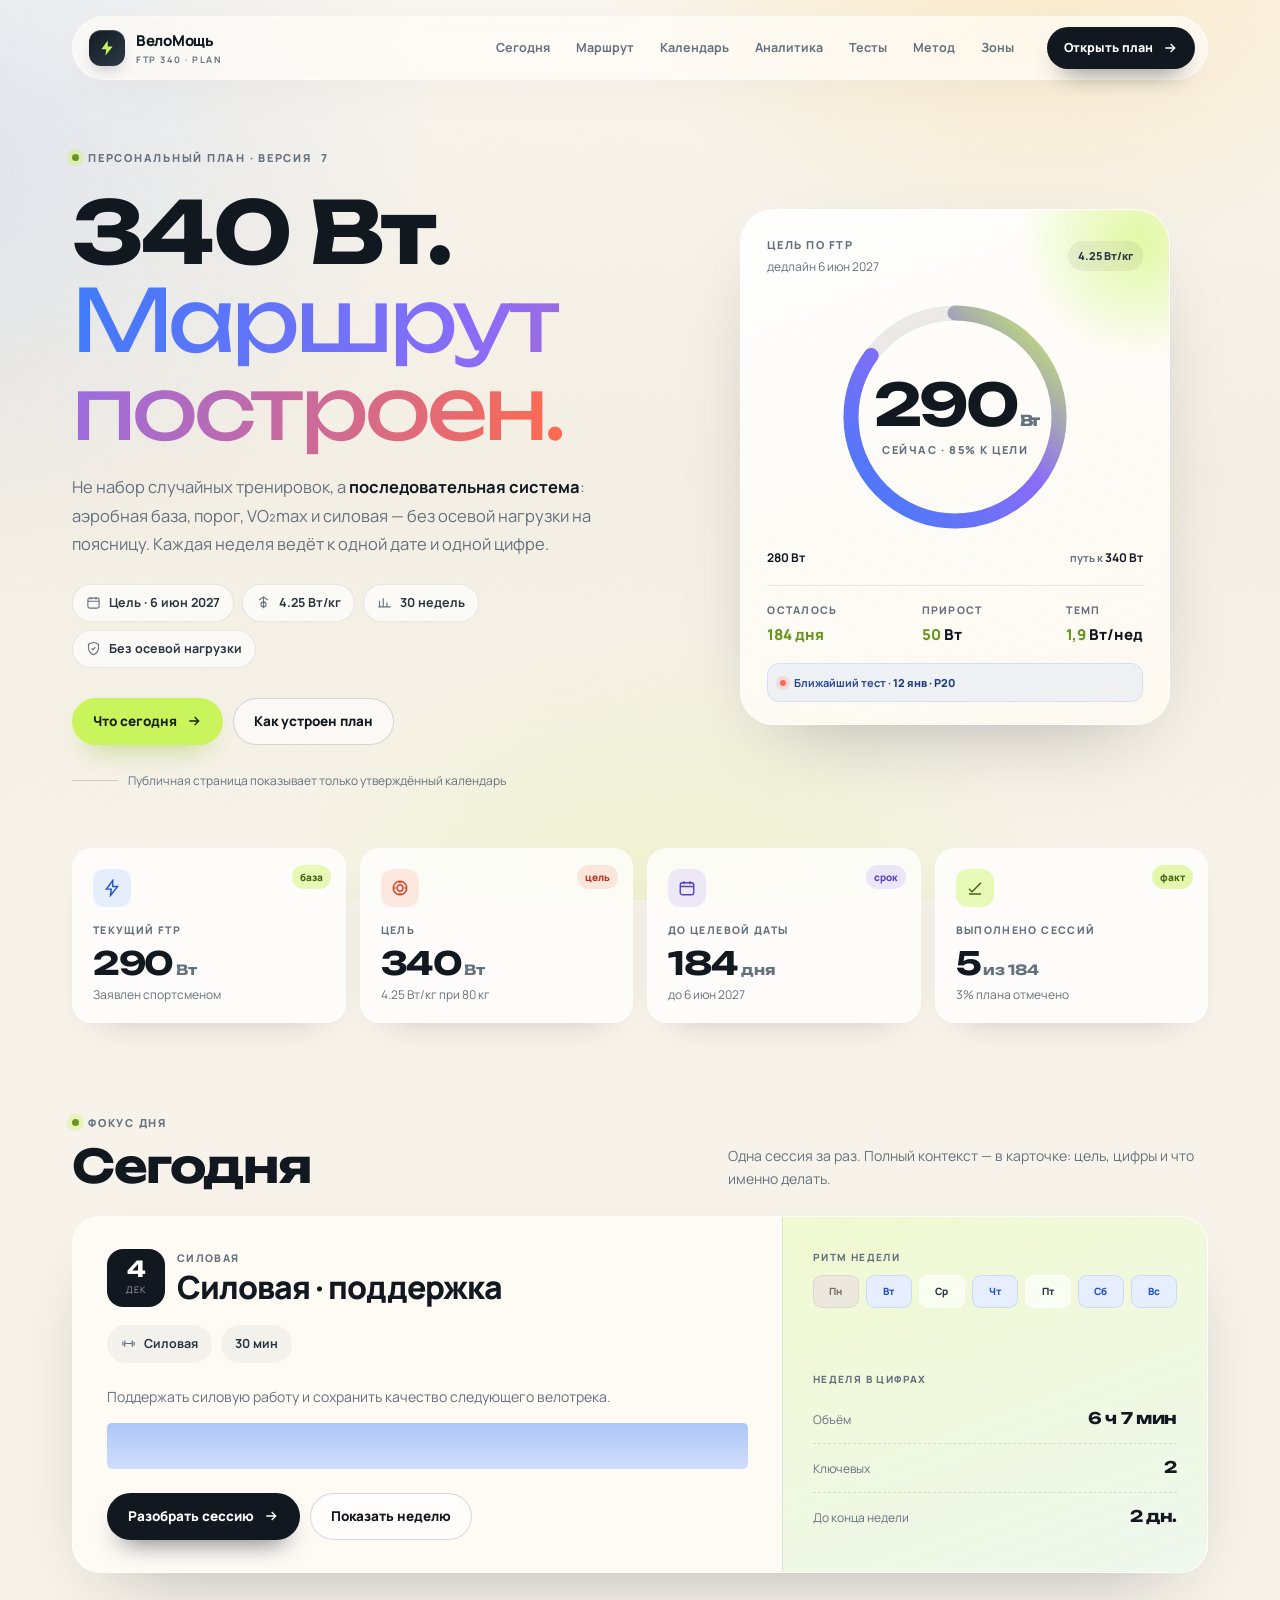
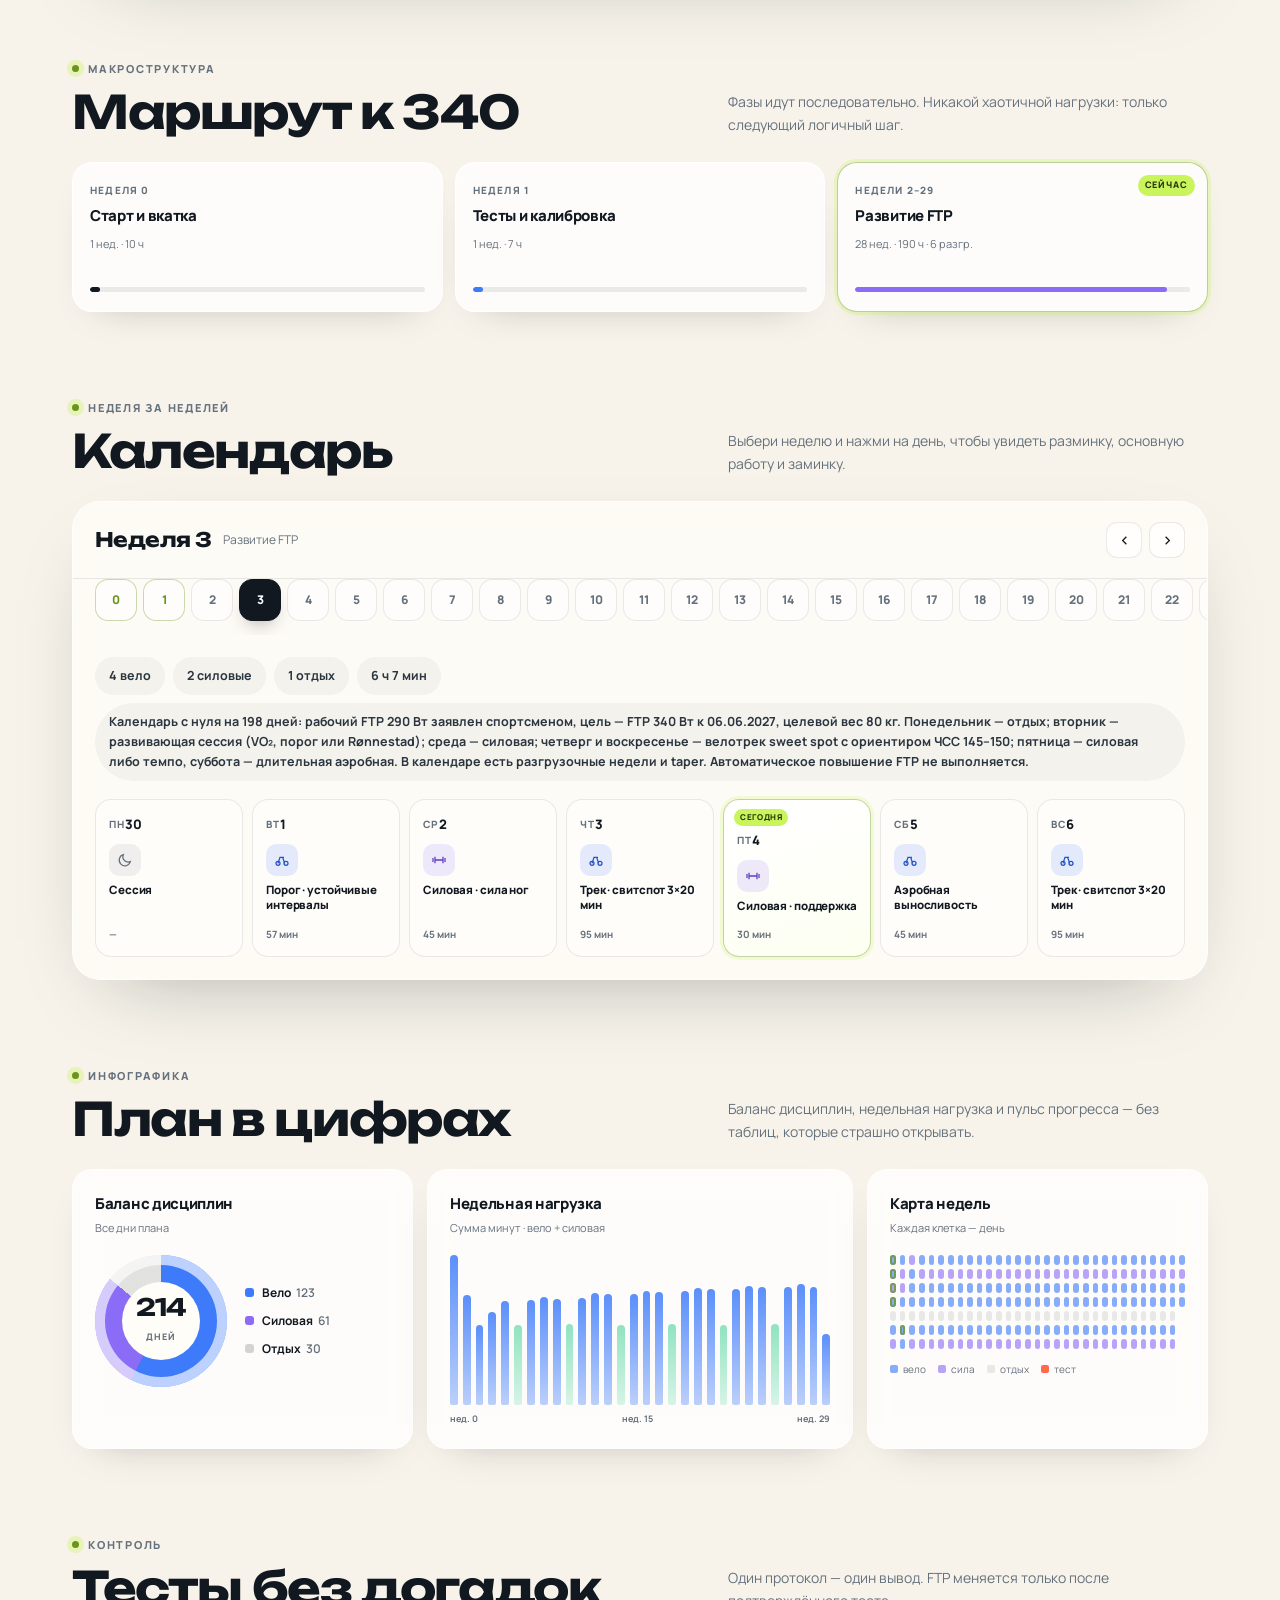
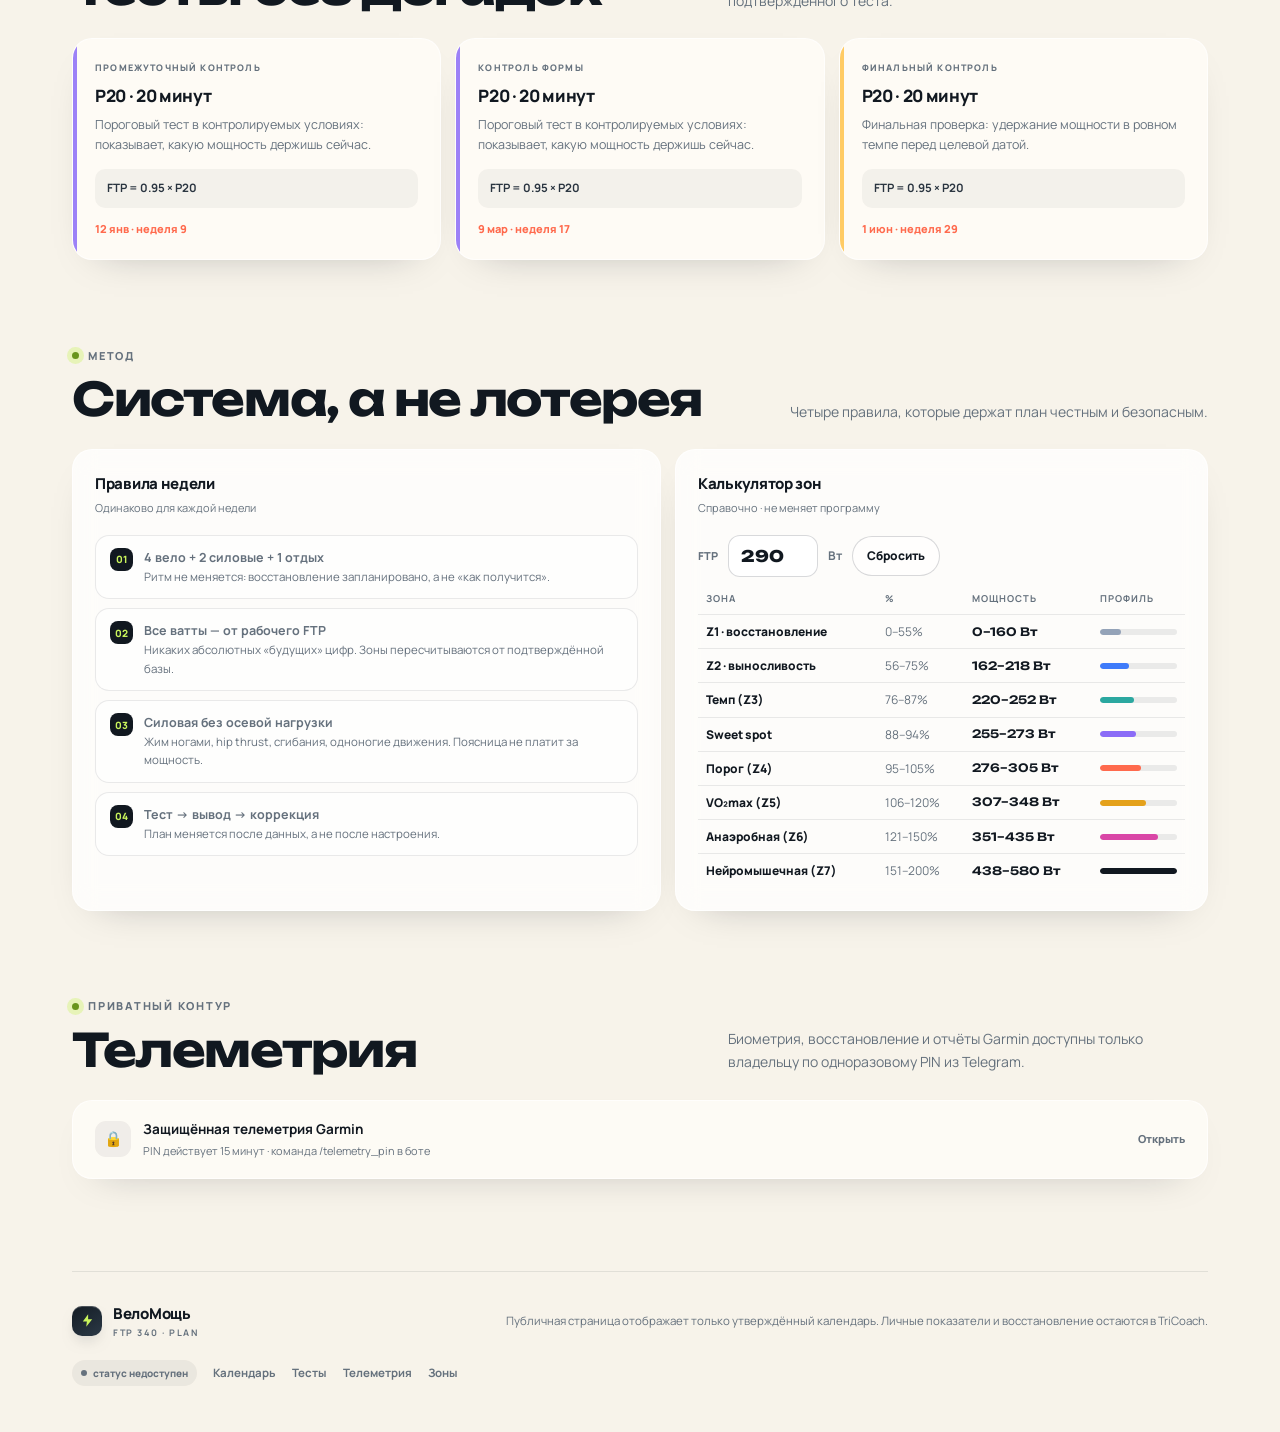
<file: index.html>
<!DOCTYPE html>
<html lang="ru">
<head>
<meta charset="utf-8">
<meta name="viewport" content="width=device-width, initial-scale=1">
<title>ВелоМощь · прототип редизайна</title>
<link rel="preconnect" href="https://fonts.googleapis.com">
<link rel="preconnect" href="https://fonts.gstatic.com" crossorigin>
<link href="https://fonts.googleapis.com/css2?family=Manrope:wght@400;500;600;700;800&family=Unbounded:wght@400;500;600;700;800&display=swap" rel="stylesheet">
<link rel="stylesheet" href="board.css?v=20261121-solar-v1">
</head>
<body>
<div class="shell topbar">
  <div class="topbar-inner">
    <a class="brand" href="#top">
      <span class="brand-mark">
        <svg viewBox="0 0 24 24" fill="none" width="18" height="18"><path d="M13 2 4.5 13.5H11l-1 8.5L19.5 10H13l0-8Z" fill="currentColor"/></svg>
      </span>
      <span>ВелоМощь<small>FTP 340 · PLAN</small></span>
    </a>
    <nav class="nav">
      <a href="#today">Сегодня</a>
      <a href="#roadmap">Маршрут</a>
      <a href="#plan">Календарь</a>
      <a href="#analytics">Аналитика</a>
      <a href="#tests">Тесты</a>
      <a href="#method">Метод</a>
      <a href="#calculator">Зоны</a>
    </nav>
    <a class="btn btn-dark" href="#plan">Открыть план
      <svg viewBox="0 0 24 24" fill="none" stroke="currentColor" stroke-width="2"><path d="M5 12h14M13 6l6 6-6 6"/></svg>
    </a>
  </div>
</div>

<main class="shell" id="top">
  <section class="hero">
    <div class="hero-copy">
      <div class="eyebrow"><span class="dot"></span> Персональный план · версия <span id="version">—</span></div>
      <h1>340 Вт.<br><span class="grad thin">Маршрут построен.</span></h1>
      <p class="hero-lead">
        Не набор случайных тренировок, а <b>последовательная система</b>: аэробная база,
        порог, VO₂max и силовая — без осевой нагрузки на поясницу. Каждая неделя ведёт
        к одной дате и одной цифре.
      </p>
      <div class="chips">
        <span class="chip"><svg viewBox="0 0 24 24" fill="none" stroke="currentColor" stroke-width="1.8"><rect x="3" y="5" width="18" height="16" rx="3"/><path d="M8 3v4M16 3v4M3 10h18"/></svg><span id="target-date">—</span></span>
        <span class="chip"><svg viewBox="0 0 24 24" fill="none" stroke="currentColor" stroke-width="1.8"><path d="M12 3v18M5 8l7-5 7 5"/><circle cx="12" cy="15" r="4"/></svg><span id="target-wkg">—</span></span>
        <span class="chip"><svg viewBox="0 0 24 24" fill="none" stroke="currentColor" stroke-width="1.8"><path d="M4 19V9M10 19V5M16 19v-7M22 19H2"/></svg><span id="weeks-count">—</span></span>
        <span class="chip"><svg viewBox="0 0 24 24" fill="none" stroke="currentColor" stroke-width="1.8"><path d="M12 22s8-4 8-11V5l-8-3-8 3v6c0 7 8 11 8 11Z"/><path d="m9 12 2 2 4-4"/></svg>Без осевой нагрузки</span>
      </div>
      <div class="hero-actions">
        <a class="btn btn-lime" href="#today">Что сегодня
          <svg viewBox="0 0 24 24" fill="none" stroke="currentColor" stroke-width="2"><path d="M5 12h14M13 6l6 6-6 6"/></svg>
        </a>
        <a class="btn btn-ghost" href="#roadmap">Как устроен план</a>
      </div>
      <div class="hero-note"><span class="line"></span> Публичная страница показывает только утверждённый календарь</div>
    </div>

    <div class="hero-visual">
      <div class="goal-card">
        <div class="goal-head">
          <div>
            <div class="goal-label">Цель по FTP</div>
            <div style="font-size:12px;color:var(--muted);margin-top:3px" id="goal-date-short">—</div>
          </div>
          <span class="badge">4.25 Вт/кг</span>
        </div>
        <div class="ring-wrap">
          <svg viewBox="0 0 250 250" aria-hidden="true">
            <defs>
              <linearGradient id="ringGrad" x1="0" y1="0" x2="1" y2="1">
                <stop offset="0" stop-color="#3E7BFA"/>
                <stop offset=".55" stop-color="#8B6CF7"/>
                <stop offset="1" stop-color="#C9F45C"/>
              </linearGradient>
            </defs>
            <circle class="ring-track" cx="125" cy="125" r="104" fill="none" stroke-width="15"/>
            <circle class="ring-fill" id="ring" cx="125" cy="125" r="104" fill="none" stroke-width="15" stroke-dasharray="653.45" stroke-dashoffset="653.45"/>
          </svg>
          <div class="ring-center">
            <div class="big"><span id="ftp-now">—</span><span class="unit">Вт</span></div>
            <div class="cap">сейчас · <span id="progress-pct">0%</span> к цели</div>
          </div>
        </div>
        <div class="goal-scale"><b id="ftp-start">—</b><span>путь к <b id="ftp-target">—</b></span></div>
        <div class="goal-foot">
          <div><div class="k">Осталось</div><div class="v"><span id="days-left">—</span> <span id="days-left-word">дней</span></div></div>
          <div><div class="k">Прирост</div><div class="v"><span id="gain">—</span> Вт</div></div>
          <div><div class="k">Темп</div><div class="v"><span id="per-week">—</span> Вт/нед</div></div>
        </div>
        <div class="goal-next">
          <span class="goal-next-dot"></span>
          <span>Ближайший тест · <b id="next-test">—</b></span>
        </div>
      </div>
    </div>
  </section>

  <section class="kpis reveal">
    <article class="kpi">
      <div class="ico" style="background:rgba(62,123,250,.12);color:#2453C7">
        <svg viewBox="0 0 24 24" fill="none" stroke="currentColor" stroke-width="1.9"><path d="M13 2 4.5 13.5H11l-1 8.5L19.5 10H13l0-8Z"/></svg>
      </div>
      <div class="label">Текущий FTP</div>
      <div class="value"><span id="kpi-ftp">—</span><small>Вт</small></div>
      <div class="sub" id="kpi-ftp-sub">—</div>
      <span class="pill">база</span>
    </article>
    <article class="kpi">
      <div class="ico" style="background:rgba(255,106,77,.14);color:#D84127">
        <svg viewBox="0 0 24 24" fill="none" stroke="currentColor" stroke-width="1.9"><circle cx="12" cy="12" r="9"/><circle cx="12" cy="12" r="4"/><path d="M12 3v3M12 18v3M3 12h3M18 12h3"/></svg>
      </div>
      <div class="label">Цель</div>
      <div class="value"><span id="kpi-target">—</span><small>Вт</small></div>
      <div class="sub" id="kpi-target-sub">—</div>
      <span class="pill" style="background:rgba(255,106,77,.16);color:#B5361E">цель</span>
    </article>
    <article class="kpi">
      <div class="ico" style="background:rgba(139,108,247,.14);color:#5B3FC4">
        <svg viewBox="0 0 24 24" fill="none" stroke="currentColor" stroke-width="1.9"><rect x="3" y="5" width="18" height="16" rx="3"/><path d="M8 3v4M16 3v4M3 10h18"/></svg>
      </div>
      <div class="label">До целевой даты</div>
      <div class="value"><span id="kpi-days">—</span><small id="kpi-days-word">дней</small></div>
      <div class="sub" id="kpi-days-sub">—</div>
      <span class="pill" style="background:rgba(139,108,247,.16);color:#5B3FC4">срок</span>
    </article>
    <article class="kpi">
      <div class="ico" style="background:rgba(201,244,92,.42);color:#45620F">
        <svg viewBox="0 0 24 24" fill="none" stroke="currentColor" stroke-width="1.9"><path d="m4 13 4 4L20 5"/><path d="M4 20h16"/></svg>
      </div>
      <div class="label">Выполнено сессий</div>
      <div class="value"><span id="kpi-done">—</span><small>из <span id="kpi-total">—</span></small></div>
      <div class="sub" id="kpi-done-sub">—</div>
      <span class="pill" style="background:rgba(201,244,92,.5);color:#45620F">факт</span>
    </article>
  </section>

  <section class="section reveal" id="today">
    <div class="section-head">
      <div>
        <div class="eyebrow"><span class="dot"></span> Фокус дня</div>
        <h2>Сегодня</h2>
      </div>
      <p>Одна сессия за раз. Полный контекст — в карточке: цель, цифры и что именно делать.</p>
    </div>
    <div class="today-card">
      <div class="today-main" id="today-main">
        <div class="today-day">
          <div class="date-badge"><b id="today-dd">—</b><span id="today-mm">—</span></div>
          <div>
            <div class="kind" id="today-kind">—</div>
            <h3 id="today-title">Загружаю план…</h3>
          </div>
        </div>
        <div class="today-meta" id="today-meta"></div>
        <p class="lead" id="today-lead">—</p>
        <div class="mini-bars" id="today-bars"></div>
        <div class="today-actions">
          <button class="btn btn-dark" type="button" id="today-open">Разобрать сессию
            <svg viewBox="0 0 24 24" fill="none" stroke="currentColor" stroke-width="2"><path d="M5 12h14M13 6l6 6-6 6"/></svg>
          </button>
          <button class="btn btn-ghost" type="button" id="today-week">Показать неделю</button>
        </div>
      </div>
      <aside class="today-side">
        <div>
          <div class="label">Ритм недели</div>
          <div class="rhythm" id="today-rhythm"></div>
        </div>
        <div>
          <div class="label">Неделя в цифрах</div>
          <div style="margin-top:8px">
            <div class="today-stat"><span>Объём</span><b id="week-volume">—</b></div>
            <div class="today-stat"><span>Ключевых</span><b id="week-key">—</b></div>
            <div class="today-stat"><span>До конца недели</span><b id="week-left">—</b></div>
          </div>
        </div>
      </aside>
    </div>
  </section>

  <section class="section reveal" id="roadmap">
    <div class="section-head">
      <div>
        <div class="eyebrow"><span class="dot"></span> Макроструктура</div>
        <h2>Маршрут к 340</h2>
      </div>
      <p>Фазы идут последовательно. Никакой хаотичной нагрузки: только следующий логичный шаг.</p>
    </div>
    <div class="roadmap" id="roadmap-grid"></div>
    <div id="macro-summary" hidden></div>
  </section>

  <section class="section reveal" id="plan">
    <div class="section-head">
      <div>
        <div class="eyebrow"><span class="dot"></span> Неделя за неделей</div>
        <h2>Календарь</h2>
      </div>
      <p>Выбери неделю и нажми на день, чтобы увидеть разминку, основную работу и заминку.</p>
    </div>
    <div class="week-shell" id="approved-plan-calendar">
      <div class="week-top">
        <div class="week-title">
          <span class="num" id="week-num">—</span>
          <span class="txt" id="week-block">—</span>
        </div>
        <div class="week-controls">
          <button class="icon-btn" type="button" id="week-prev" aria-label="Предыдущая неделя">
            <svg viewBox="0 0 24 24" fill="none" stroke="currentColor" stroke-width="2"><path d="M15 6l-6 6 6 6"/></svg>
          </button>
          <button class="icon-btn" type="button" id="week-next" aria-label="Следующая неделя">
            <svg viewBox="0 0 24 24" fill="none" stroke="currentColor" stroke-width="2"><path d="M9 6l6 6-6 6"/></svg>
          </button>
        </div>
      </div>
      <div class="week-rail" id="week-rail"></div>
      <div class="week-body">
        <div class="week-summary" id="week-summary"></div>
        <div class="day-grid" id="day-grid"></div>
      </div>
    </div>
  </section>

  <section class="section reveal" id="analytics">
    <div class="section-head">
      <div>
        <div class="eyebrow"><span class="dot"></span> Инфографика</div>
        <h2>План в цифрах</h2>
      </div>
      <p>Баланс дисциплин, недельная нагрузка и пульс прогресса — без таблиц, которые страшно открывать.</p>
    </div>
    <div class="analytics">
      <article class="panel">
        <h3>Баланс дисциплин</h3>
        <div class="cap">Все дни плана</div>
        <div class="donut-wrap">
          <div class="donut" id="donut">
            <div class="donut-center"><div><b id="donut-total">—</b><br><span>дней</span></div></div>
          </div>
          <div class="legend" id="legend"></div>
        </div>
      </article>
      <article class="panel">
        <h3>Недельная нагрузка</h3>
        <div class="cap">Сумма минут · вело + силовая</div>
        <div class="bars" id="load-bars"></div>
        <div class="bar-axis"><span>нед. 0</span><span id="bar-axis-mid">—</span><span id="bar-axis-end">—</span></div>
      </article>
      <article class="panel">
        <h3>Карта недель</h3>
        <div class="cap">Каждая клетка — день</div>
        <div class="heat" id="heat"></div>
        <div class="heat-legend">
          <span><i style="background:rgba(62,123,250,.62)"></i>вело</span>
          <span><i style="background:rgba(139,108,247,.62)"></i>сила</span>
          <span><i style="background:rgba(17,24,32,.09)"></i>отдых</span>
          <span><i style="background:var(--coral)"></i>тест</span>
        </div>
      </article>
    </div>
  </section>

  <section class="section reveal" id="tests">
    <div class="section-head">
      <div>
        <div class="eyebrow"><span class="dot"></span> Контроль</div>
        <h2>Тесты без догадок</h2>
      </div>
      <p>Один протокол — один вывод. FTP меняется только после подтверждённого теста.</p>
    </div>
    <div class="test-grid" id="test-grid">
      <article class="test-card t312">
        <div class="tag">Главный тест</div>
        <h3>3′ + 12′ в один день</h3>
        <p>Короткий all-out на CP и 12 минут на FTP. Один день, два показателя, минимум усталости.</p>
        <div class="formula">FTP = 0.90 × P12<br>CP = (P12×12 − P3×3) / 9</div>
        <div class="when" id="test-t312-when">—</div>
      </article>
      <article class="test-card p40">
        <div class="tag">Выносливость</div>
        <h3>P40 · 40 минут</h3>
        <p>Пороговая выносливость: способность держать мощность, когда заканчивается свежесть.</p>
        <div class="formula">Средняя за 40′ · сравнение с FTP</div>
        <div class="when" id="test-p40-when">—</div>
      </article>
      <article class="test-card tte">
        <div class="tag">Точка отказа</div>
        <h3>TTE · до отказа</h3>
        <p>Непрерывное удержание ~95% FTP. Показывает реальную длительность пороговой работы.</p>
        <div class="formula">Время до падения мощности &lt; 95%</div>
        <div class="when" id="test-tte-when">—</div>
      </article>
    </div>
  </section>

  <section class="section reveal" id="method">
    <div class="section-head">
      <div>
        <div class="eyebrow"><span class="dot"></span> Метод</div>
        <h2>Система, а не лотерея</h2>
      </div>
      <p>Четыре правила, которые держат план честным и безопасным.</p>
    </div>
    <div class="method">
      <article class="panel">
        <h3>Правила недели</h3>
        <div class="cap">Одинаково для каждой недели</div>
        <div class="rule-list">
          <div class="rule"><span class="n">01</span><span><b>4 вело + 2 силовые + 1 отдых</b><span>Ритм не меняется: восстановление запланировано, а не «как получится».</span></span></div>
          <div class="rule"><span class="n">02</span><span><b>Все ватты — от рабочего FTP</b><span>Никаких абсолютных «будущих» цифр. Зоны пересчитываются от подтверждённой базы.</span></span></div>
          <div class="rule"><span class="n">03</span><span><b>Силовая без осевой нагрузки</b><span>Жим ногами, hip thrust, сгибания, одноногие движения. Поясница не платит за мощность.</span></span></div>
          <div class="rule"><span class="n">04</span><span><b>Тест → вывод → коррекция</b><span>План меняется после данных, а не после настроения.</span></span></div>
        </div>
      </article>
      <article class="panel" id="calculator">
        <h3>Калькулятор зон</h3>
        <div class="cap">Справочно · не меняет программу</div>
        <div class="calc-top">
          <label for="ftp-input" style="font-size:11px;font-weight:800;color:var(--muted)">FTP</label>
          <input id="ftp-input" type="number" min="100" max="600" step="1" inputmode="numeric">
          <span style="font-size:12px;color:var(--muted);font-weight:700">Вт</span>
          <button class="btn btn-ghost" type="button" id="ftp-reset">Сбросить</button>
        </div>
        <table class="zone-table">
          <thead><tr><th>Зона</th><th>%</th><th>Мощность</th><th>Профиль</th></tr></thead>
          <tbody id="zone-body"></tbody>
        </table>
      </article>
    </div>
  </section>

  <section class="section reveal" id="telemetry">
    <div class="section-head">
      <div>
        <div class="eyebrow"><span class="dot"></span> Приватный контур</div>
        <h2>Телеметрия</h2>
      </div>
      <p>Биометрия, восстановление и отчёты Garmin доступны только владельцу по одноразовому PIN из Telegram.</p>
    </div>
    <details class="telemetry-panel">
      <summary>
        <span class="tp-left"><span class="tp-lock">🔒</span><span><b>Защищённая телеметрия Garmin</b><small>PIN действует 15 минут · команда /telemetry_pin в боте</small></span></span>
        <span class="tp-arrow">Открыть</span>
      </summary>
      <div class="tp-body">
        <div class="tp-form">
          <input id="telemetry-pin" type="password" inputmode="numeric" autocomplete="one-time-code" placeholder="PIN из Telegram" aria-label="PIN из Telegram">
          <button class="btn btn-dark" type="button" id="telemetry-unlock">Открыть</button>
        </div>
        <div id="telemetry-display" class="tp-display" hidden></div>
      </div>
    </details>
  </section>

  <footer class="footer">
    <div class="footer-inner">
      <a class="brand" href="#top">
        <span class="brand-mark"><svg viewBox="0 0 24 24" fill="none" width="15" height="15"><path d="M13 2 4.5 13.5H11l-1 8.5L19.5 10H13l0-8Z" fill="currentColor"/></svg></span>
        <span>ВелоМощь<small>FTP 340 · PLAN</small></span>
      </a>
      <p>Публичная страница отображает только утверждённый календарь. Личные показатели и восстановление остаются в TriCoach.</p>
      <div class="links">
        <span class="status-pill" id="live-status"><i></i> проверяю…</span>
        <a href="#plan">Календарь</a><a href="#tests">Тесты</a><a href="#telemetry">Телеметрия</a><a href="#calculator">Зоны</a>
      </div>
    </div>
  </footer>
</main>

<dialog class="day-modal" id="day-modal">
  <div class="modal-head">
    <div>
      <h3 id="modal-title">—</h3>
      <div class="sub" id="modal-sub">—</div>
    </div>
    <button class="modal-close" type="button" id="modal-close" aria-label="Закрыть">×</button>
  </div>
  <div class="modal-body" id="modal-body"></div>
</dialog>

<script defer src="board.js?v=20261121-solar-v1"></script>
</body>
</html>
</file>
<file: board.css>
:root{
  color-scheme: light;
  --paper:#F7F3EA;
  --paper-2:#EFE8DA;
  --ink:#111820;
  --ink-2:#2A3540;
  --muted:#65717D;
  --line:rgba(17,24,32,.09);
  --line-strong:rgba(17,24,32,.16);
  --card:rgba(255,255,255,.76);
  --card-solid:#FFFDF8;
  --lime:#C9F45C;
  --lime-deep:#69951D;
  --coral:#FF6A4D;
  --azure:#3E7BFA;
  --violet:#8B6CF7;
  --sun:#FFC24B;
  --mint:#8FE3C0;
  --shadow:0 30px 80px -42px rgba(17,24,32,.38);
  --shadow-soft:0 16px 40px -28px rgba(17,24,32,.35);
  --r-lg:28px;
  --r-md:20px;
  --r-sm:14px;
  --max:1180px;
}
*{box-sizing:border-box}
html{scroll-behavior:smooth}
body{
  margin:0;background:var(--paper);color:var(--ink);
  font:15px/1.6 "Manrope",-apple-system,BlinkMacSystemFont,"Segoe UI",sans-serif;
  -webkit-font-smoothing:antialiased;overflow-x:hidden;
}
body::before{
  content:"";position:fixed;inset:0;z-index:-2;pointer-events:none;
  background:
    radial-gradient(700px 520px at 82% -8%, rgba(255,194,75,.26), transparent 65%),
    radial-gradient(760px 620px at -6% 18%, rgba(62,123,250,.13), transparent 68%),
    radial-gradient(640px 520px at 52% 108%, rgba(201,244,92,.24), transparent 66%),
    linear-gradient(180deg,#F9F6EF 0%,#F4EFE4 52%,#F7F3EA 100%);
}
body::after{
  content:"";position:fixed;inset:0;z-index:-1;pointer-events:none;opacity:.35;
  background-image:url("data:image/svg+xml,%3Csvg xmlns='http://www.w3.org/2000/svg' width='120' height='120' viewBox='0 0 120 120'%3E%3Cfilter id='n'%3E%3CfeTurbulence type='fractalNoise' baseFrequency='.9' numOctaves='2' stitchTiles='stitch'/%3E%3C/filter%3E%3Crect width='120' height='120' filter='url(%23n)' opacity='.05'/%3E%3C/svg%3E");
}
a{color:inherit;text-decoration:none}
button{font:inherit;color:inherit}
.shell{max-width:var(--max);margin:0 auto;padding:0 22px}
.mono{font-family:"Unbounded","Manrope",sans-serif}
.eyebrow{
  display:inline-flex;align-items:center;gap:9px;text-transform:uppercase;
  letter-spacing:.16em;font-size:11px;font-weight:800;color:var(--muted);
}
.eyebrow .dot{width:7px;height:7px;border-radius:50%;background:var(--lime-deep);box-shadow:0 0 0 5px rgba(201,244,92,.35)}
h1,h2,h3,p{margin:0}
h1,h2{font-family:"Unbounded","Manrope",sans-serif;font-weight:700;letter-spacing:-.03em;line-height:1.02}
h2{font-size:clamp(28px,4vw,46px)}
h3{font-weight:800;letter-spacing:-.02em}
.muted{color:var(--muted)}
.grad{
  background:linear-gradient(100deg,var(--azure) 0%,var(--violet) 42%,var(--coral) 100%);
  -webkit-background-clip:text;background-clip:text;color:transparent;
}

/* ── top bar ─────────────────────────────────────────────── */
.topbar{
  position:sticky;top:14px;z-index:50;margin:16px auto 0;max-width:var(--max);
}
.topbar-inner{
  display:flex;align-items:center;gap:22px;padding:10px 12px 10px 16px;
  border:1px solid rgba(255,255,255,.55);border-radius:999px;
  background:rgba(255,253,248,.72);backdrop-filter:blur(18px) saturate(1.2);
  box-shadow:0 18px 50px -30px rgba(17,24,32,.35);
}
.brand{display:flex;align-items:center;gap:11px;font-weight:800;letter-spacing:-.02em;white-space:nowrap}
.brand-mark{
  width:36px;height:36px;border-radius:12px;display:grid;place-items:center;
  background:linear-gradient(145deg,#141C24,#2B3946);color:var(--lime);
  box-shadow:inset 0 1px 0 rgba(255,255,255,.22),0 8px 18px -10px rgba(17,24,32,.6);
}
.brand small{display:block;font-size:9px;letter-spacing:.18em;color:var(--muted);font-weight:700}
.nav{display:flex;gap:4px;margin-left:auto;flex-wrap:wrap}
.nav a{
  font-size:12.5px;font-weight:700;color:var(--muted);padding:7px 11px;border-radius:999px;
  transition:.22s ease;
}
.nav a:hover{color:var(--ink);background:rgba(17,24,32,.055)}
.btn{
  display:inline-flex;align-items:center;justify-content:center;gap:9px;
  border:1px solid transparent;border-radius:999px;padding:12px 20px;
  font-size:13.5px;font-weight:800;cursor:pointer;transition:transform .2s ease,box-shadow .2s ease,background .2s ease;
  white-space:nowrap;
}
.btn:hover{transform:translateY(-1px)}
.btn-dark{background:var(--ink);color:#fff;box-shadow:0 14px 26px -14px rgba(17,24,32,.75)}
.btn-dark:hover{background:#1E2A35}
.btn-lime{background:var(--lime);color:#17200A;box-shadow:0 14px 30px -16px rgba(139,190,35,.85)}
.btn-ghost{background:rgba(255,255,255,.6);border-color:var(--line-strong);color:var(--ink)}
.btn-ghost:hover{background:#fff}
.btn svg{width:16px;height:16px}
.topbar .btn{padding:10px 16px;font-size:12.5px}

/* ── hero ────────────────────────────────────────────────── */
.hero{
  display:grid;grid-template-columns:1.08fr .92fr;gap:38px;align-items:center;
  padding:64px 0 26px;
}
.hero-copy .eyebrow{margin-bottom:22px}
.hero h1{font-size:clamp(46px,6.8vw,86px);margin-bottom:22px}
.hero h1 .thin{font-weight:400;letter-spacing:-.045em}
.hero-lead{max-width:520px;font-size:16.5px;line-height:1.7;color:var(--muted)}
.hero-lead b{color:var(--ink)}
.chips{display:flex;flex-wrap:wrap;gap:8px;margin:26px 0 30px}
.chip{
  display:inline-flex;align-items:center;gap:8px;padding:8px 13px;border-radius:999px;
  background:rgba(255,255,255,.66);border:1px solid var(--line);font-size:12.5px;font-weight:700;color:var(--ink-2);
}
.chip svg{width:15px;height:15px;color:var(--muted)}
.hero-actions{display:flex;gap:10px;flex-wrap:wrap}
.hero-note{display:flex;align-items:center;gap:10px;margin-top:26px;font-size:12px;color:var(--muted)}
.hero-note .line{width:46px;height:1px;background:var(--line-strong)}

.hero-visual{position:relative;min-height:480px;display:grid;place-items:center}
.goal-card{
  position:relative;width:min(100%,430px);padding:26px 26px 22px;border-radius:34px;
  background:linear-gradient(160deg,rgba(255,255,255,.9),rgba(255,252,244,.72));
  border:1px solid rgba(255,255,255,.75);box-shadow:var(--shadow);backdrop-filter:blur(16px);
  overflow:hidden;
}
.goal-card::after{
  content:"";position:absolute;width:240px;height:240px;right:-90px;top:-90px;border-radius:50%;
  background:radial-gradient(circle,rgba(201,244,92,.55),transparent 70%);filter:blur(6px);
}
.goal-head{display:flex;align-items:center;justify-content:space-between;gap:12px;position:relative;z-index:1}
.goal-label{font-size:11px;text-transform:uppercase;letter-spacing:.14em;color:var(--muted);font-weight:800}
.badge{
  display:inline-flex;align-items:center;gap:6px;padding:6px 10px;border-radius:999px;
  background:rgba(17,24,32,.06);font-size:11px;font-weight:800;color:var(--ink-2);
}
.ring-wrap{position:relative;width:250px;height:250px;margin:16px auto 6px;display:grid;place-items:center}
.ring-wrap svg{position:absolute;inset:0;transform:rotate(-90deg)}
.ring-track{stroke:rgba(17,24,32,.08)}
.ring-fill{stroke:url(#ringGrad);stroke-linecap:round;transition:stroke-dashoffset 1.4s cubic-bezier(.22,1,.36,1)}
.ring-center{text-align:center;position:relative;z-index:1}
.ring-center .big{font-family:"Unbounded",sans-serif;font-size:58px;font-weight:700;line-height:1;letter-spacing:-.05em}
.ring-center .unit{font-size:15px;font-weight:800;color:var(--muted);margin-left:3px}
.ring-center .cap{font-size:11px;text-transform:uppercase;letter-spacing:.14em;color:var(--muted);font-weight:800;margin-top:8px}
.goal-scale{display:flex;justify-content:space-between;align-items:center;margin-top:4px;font-size:11px;color:var(--muted);font-weight:700}
.goal-scale b{color:var(--ink);font-size:12px}
.goal-foot{
  margin-top:18px;padding-top:16px;border-top:1px solid var(--line);
  display:flex;justify-content:space-between;gap:14px;align-items:flex-end;
}
.goal-foot .k{font-size:10.5px;text-transform:uppercase;letter-spacing:.12em;color:var(--muted);font-weight:800}
.goal-foot .v{font-size:15px;font-weight:800;margin-top:4px}
.goal-foot .v span{color:var(--lime-deep)}
.goal-next{
  display:flex;align-items:center;gap:8px;margin-top:16px;padding:10px 12px;border-radius:12px;
  background:rgba(62,123,250,.08);border:1px solid rgba(62,123,250,.14);
  font-size:11px;font-weight:700;color:#294A8F;
}
.goal-next b{font-weight:800;color:#1D3C7A}
.goal-next-dot{width:6px;height:6px;border-radius:50%;background:var(--coral);box-shadow:0 0 0 4px rgba(255,106,77,.16);flex:0 0 auto}

.float{
  position:absolute;padding:13px 15px;border-radius:18px;background:rgba(255,253,248,.92);
  border:1px solid rgba(255,255,255,.8);box-shadow:var(--shadow-soft);backdrop-filter:blur(12px);
  display:flex;align-items:center;gap:11px;z-index:2;
}
.float .ico{width:34px;height:34px;border-radius:11px;display:grid;place-items:center;flex:0 0 auto}
.float .ico svg{width:17px;height:17px}
.float .t{font-size:9.5px;text-transform:uppercase;letter-spacing:.12em;color:var(--muted);font-weight:800}
.float .n{font-size:13.5px;font-weight:800;margin-top:2px}
.float-a{left:50%;top:-18px;transform:translateX(-50%);animation:none}
.float-b{right:-6px;bottom:-20px;animation:float 8.4s ease-in-out infinite reverse}
.float-c{display:none}
@keyframes float{0%,100%{transform:translateY(0)}50%{transform:translateY(-9px)}}

/* ── kpi strip ───────────────────────────────────────────── */
.kpis{display:grid;grid-template-columns:repeat(4,1fr);gap:14px;padding:32px 0 12px}
.kpi{
  position:relative;padding:20px 20px 18px;border-radius:var(--r-md);
  background:var(--card);border:1px solid rgba(255,255,255,.65);box-shadow:var(--shadow-soft);
  backdrop-filter:blur(12px);overflow:hidden;transition:transform .25s ease,box-shadow .25s ease;
}
.kpi:hover{transform:translateY(-3px);box-shadow:0 26px 54px -34px rgba(17,24,32,.45)}
.kpi .ico{width:38px;height:38px;border-radius:12px;display:grid;place-items:center;margin-bottom:15px}
.kpi .ico svg{width:18px;height:18px}
.kpi .label{font-size:10.5px;text-transform:uppercase;letter-spacing:.13em;color:var(--muted);font-weight:800}
.kpi .value{font-family:"Unbounded",sans-serif;font-size:32px;font-weight:700;letter-spacing:-.045em;line-height:1.05;margin:8px 0 4px}
.kpi .value small{font-size:14px;font-weight:700;color:var(--muted);letter-spacing:0;margin-left:3px}
.kpi .sub{font-size:12px;color:var(--muted)}
.kpi .spark{position:absolute;right:14px;bottom:12px;height:34px;opacity:.75}
.kpi .spark svg{width:92px;height:34px}
.kpi .pill{position:absolute;right:14px;top:16px;font-size:10px;font-weight:800;padding:4px 8px;border-radius:999px;background:rgba(201,244,92,.42);color:#45620F}

/* ── section header ──────────────────────────────────────── */
.section{padding:74px 0 8px;scroll-margin-top:100px}
.section-head{display:flex;align-items:flex-end;justify-content:space-between;gap:24px;margin-bottom:26px}
.section-head p{max-width:480px;color:var(--muted);font-size:14px;line-height:1.65}
.section-head h2{margin-top:10px}

/* ── today ───────────────────────────────────────────────── */
.today-card{
  display:grid;grid-template-columns:1.25fr .75fr;gap:0;border-radius:var(--r-lg);overflow:hidden;
  background:rgba(255,253,248,.8);border:1px solid rgba(255,255,255,.7);box-shadow:var(--shadow);
  backdrop-filter:blur(14px);
}
.today-main{padding:32px 34px}
.today-side{
  padding:32px 30px;background:linear-gradient(160deg,rgba(201,244,92,.24),rgba(143,227,192,.14));
  border-left:1px solid var(--line);display:flex;flex-direction:column;justify-content:space-between;gap:22px;
}
.today-day{display:flex;align-items:center;gap:12px;flex-wrap:wrap;margin-bottom:18px}
.date-badge{
  display:inline-flex;flex-direction:column;align-items:center;justify-content:center;
  width:58px;height:58px;border-radius:16px;background:var(--ink);color:#fff;flex:0 0 auto;
}
.date-badge b{font-family:"Unbounded",sans-serif;font-size:22px;line-height:1}
.date-badge span{font-size:9px;text-transform:uppercase;letter-spacing:.1em;color:rgba(255,255,255,.6);margin-top:3px}
.today-day .kind{font-size:10.5px;font-weight:800;text-transform:uppercase;letter-spacing:.13em;color:var(--muted)}
.today-day h3{font-size:clamp(22px,2.8vw,32px);line-height:1.12;margin-top:4px;letter-spacing:-.03em}
.today-meta{display:flex;flex-wrap:wrap;gap:9px;margin:18px 0 22px}
.today-meta .chip{background:rgba(17,24,32,.045);border-color:transparent}
.today-main .lead{color:var(--muted);font-size:14px;line-height:1.7;max-width:640px}
.today-actions{display:flex;gap:10px;flex-wrap:wrap;margin-top:24px}
.today-side .label{font-size:10px;text-transform:uppercase;letter-spacing:.14em;color:var(--muted);font-weight:800}
.rhythm{display:flex;gap:7px;margin-top:10px}
.rhythm span{
  height:33px;border-radius:9px;display:grid;place-items:center;font-size:10px;font-weight:800;
  color:var(--ink-2);background:rgba(255,255,255,.62);border:1px solid rgba(255,255,255,.7);flex:1;
}
.rhythm span.bike{background:#E6EEFF;color:#2453C7;border-color:rgba(62,123,250,.18)}
.rhythm span.str{background:#EFEAFF;color:#5B3FC4;border-color:rgba(139,108,247,.2)}
.rhythm span.rest{background:#ECE8DE;color:#7A7468;border-color:rgba(17,24,32,.08)}
.today-stat{display:flex;justify-content:space-between;align-items:baseline;gap:12px;padding:11px 0;border-bottom:1px dashed rgba(17,24,32,.12)}
.today-stat:last-child{border-bottom:0}
.today-stat span{font-size:12px;color:var(--muted)}
.today-stat b{font-family:"Unbounded",sans-serif;font-size:16px;letter-spacing:-.02em}
.mini-bars{display:flex;align-items:flex-end;gap:4px;height:46px;margin-top:14px}
.mini-bars i{display:block;flex:1;border-radius:5px;background:linear-gradient(180deg,var(--azure),#8FB4FF);opacity:.9}

/* ── roadmap ─────────────────────────────────────────────── */
.roadmap{position:relative;display:grid;grid-template-columns:repeat(auto-fit,minmax(140px,1fr));gap:12px}
.phase{
  position:relative;padding:19px 17px;border-radius:var(--r-md);background:var(--card);
  border:1px solid rgba(255,255,255,.7);box-shadow:var(--shadow-soft);min-height:150px;
  display:flex;flex-direction:column;gap:7px;transition:transform .25s ease;cursor:pointer;
}
.phase:hover{transform:translateY(-3px)}
.phase:focus-visible{outline:2px solid var(--azure);outline-offset:3px}
.phase .wk{font-size:10px;text-transform:uppercase;letter-spacing:.12em;font-weight:800;color:var(--muted)}
.phase h4{font-size:15px;line-height:1.25;font-weight:800;letter-spacing:-.02em;margin:2px 0}
.phase .bar{height:5px;border-radius:999px;background:rgba(17,24,32,.08);margin-top:auto;overflow:hidden}
.phase .bar i{display:block;height:100%;border-radius:999px;background:var(--azure)}
.phase .meta{font-size:11px;color:var(--muted)}
.phase.is-current{border-color:rgba(105,149,29,.45);box-shadow:0 0 0 3px rgba(201,244,92,.28),var(--shadow-soft)}
.phase.is-current::after{content:"сейчас";position:absolute;top:12px;right:12px;font-size:9px;font-weight:800;letter-spacing:.1em;text-transform:uppercase;background:var(--lime);color:#26340A;padding:3px 7px;border-radius:999px}

/* ── week explorer ───────────────────────────────────────── */
.week-shell{border-radius:var(--r-lg);background:rgba(255,253,248,.78);border:1px solid rgba(255,255,255,.7);box-shadow:var(--shadow);backdrop-filter:blur(14px);overflow:hidden}
.week-top{display:flex;align-items:center;gap:14px;padding:20px 22px;border-bottom:1px solid var(--line);flex-wrap:wrap}
.week-title{display:flex;align-items:center;gap:12px;min-width:200px}
.week-title .num{font-family:"Unbounded",sans-serif;font-size:20px;font-weight:700;letter-spacing:-.03em}
.week-title .txt{font-size:12px;color:var(--muted)}
.week-rail{display:flex;gap:6px;overflow-x:auto;padding:0 22px 14px;scrollbar-width:thin}
.week-rail button{
  flex:0 0 auto;width:42px;height:42px;border-radius:13px;border:1px solid var(--line);
  background:rgba(255,255,255,.6);font-size:12px;font-weight:800;cursor:pointer;color:var(--muted);
  transition:.2s ease;
}
.week-rail button:hover{color:var(--ink);border-color:var(--line-strong)}
.week-rail button.active{background:var(--ink);color:#fff;border-color:var(--ink);box-shadow:0 10px 20px -12px rgba(17,24,32,.65)}
.week-rail button.done{color:var(--lime-deep);border-color:rgba(105,149,29,.35)}
.week-rail button.test{position:relative}
.week-rail button.test::after{content:"";position:absolute;top:5px;right:5px;width:5px;height:5px;border-radius:50%;background:var(--coral)}
.week-controls{display:flex;gap:7px;margin-left:auto}
.icon-btn{width:36px;height:36px;border-radius:11px;border:1px solid var(--line);background:rgba(255,255,255,.65);display:grid;place-items:center;cursor:pointer;transition:.2s}
.icon-btn:hover{background:#fff}
.icon-btn svg{width:15px;height:15px}
.week-body{padding:22px}
.week-summary{display:flex;flex-wrap:wrap;gap:8px;margin-bottom:18px}
.week-summary .chip{background:rgba(17,24,32,.045);border-color:transparent}
.day-grid{display:grid;grid-template-columns:repeat(7,1fr);gap:9px}
.day{
  position:relative;min-height:158px;padding:14px 13px;border-radius:16px;border:1px solid var(--line);
  background:rgba(255,255,255,.55);display:flex;flex-direction:column;gap:7px;cursor:pointer;
  transition:transform .2s ease,box-shadow .2s ease,background .2s ease;text-align:left;
}
.day:hover{transform:translateY(-3px);background:#fff;box-shadow:0 20px 34px -26px rgba(17,24,32,.45)}
.day .dow{display:flex;align-items:center;justify-content:space-between;font-size:10px;font-weight:800;text-transform:uppercase;letter-spacing:.1em;color:var(--muted)}
.day .dow .dd{font-size:13px;color:var(--ink);letter-spacing:0;text-transform:none}
.day .dico{width:32px;height:32px;border-radius:10px;display:grid;place-items:center;margin-top:2px}
.day .dico svg{width:16px;height:16px}
.day .dtitle{font-size:11.5px;font-weight:800;line-height:1.3;letter-spacing:-.01em;display:-webkit-box;-webkit-line-clamp:3;-webkit-box-orient:vertical;overflow:hidden}
.day .ddur{font-size:10px;color:var(--muted);margin-top:auto;font-weight:700}
.day.bike .dico{background:rgba(62,123,250,.14);color:#2453C7}
.day.strength .dico{background:rgba(139,108,247,.15);color:#5B3FC4}
.day.rest .dico{background:rgba(17,24,32,.06);color:var(--muted)}
.day.test{outline:2px solid rgba(255,106,77,.35);outline-offset:-2px}
.day.completed::after{content:"";position:absolute;top:11px;right:11px;width:8px;height:8px;border-radius:50%;background:var(--lime-deep);box-shadow:0 0 0 4px rgba(201,244,92,.35)}
.day.today{background:linear-gradient(165deg,#fff,#FDFFF2);border-color:rgba(105,149,29,.4);box-shadow:0 0 0 3px rgba(201,244,92,.22)}
.day.today::before{content:"сегодня";position:absolute;top:9px;left:10px;background:var(--lime);color:#26340A;padding:2px 6px;border-radius:999px;font-size:8px;letter-spacing:.08em;font-weight:800;text-transform:uppercase}
.day.today .dow{margin-top:16px}

/* ── analytics ───────────────────────────────────────────── */
.analytics{display:grid;grid-template-columns:1fr 1.25fr 1fr;gap:14px}
.panel{
  padding:22px;border-radius:var(--r-md);background:var(--card);border:1px solid rgba(255,255,255,.7);
  box-shadow:var(--shadow-soft);backdrop-filter:blur(12px);
}
.panel h3{font-size:15px;margin-bottom:3px}
.panel .cap{font-size:11px;color:var(--muted);margin-bottom:18px}
.donut-wrap{display:flex;align-items:center;gap:18px}
.donut{
  width:132px;height:132px;border-radius:50%;position:relative;flex:0 0 auto;
  background:conic-gradient(var(--azure) 0 var(--bike-deg),var(--violet) var(--bike-deg) var(--strength-deg),rgba(17,24,32,.12) var(--strength-deg) 100%);
  box-shadow:inset 0 0 0 10px rgba(255,255,255,.65);
}
.donut::after{content:"";position:absolute;inset:27px;border-radius:50%;background:var(--card-solid)}
.donut-center{position:absolute;inset:0;display:grid;place-items:center;text-align:center;z-index:1}
.donut-center b{font-family:"Unbounded",sans-serif;font-size:24px;letter-spacing:-.04em;line-height:1}
.donut-center span{font-size:9px;text-transform:uppercase;letter-spacing:.1em;color:var(--muted);font-weight:800}
.legend{display:grid;gap:9px;font-size:12px;font-weight:700}
.legend i{display:inline-block;width:9px;height:9px;border-radius:3px;margin-right:8px}
.legend .n{color:var(--muted);font-weight:600;margin-left:5px}
.bars{display:flex;align-items:flex-end;gap:5px;height:150px;margin-top:8px}
.bars i{flex:1;border-radius:6px 6px 3px 3px;background:linear-gradient(180deg,rgba(62,123,250,.85),rgba(62,123,250,.35));min-height:4px;transition:height .8s ease}
.bars i.test{background:linear-gradient(180deg,var(--coral),rgba(255,106,77,.35))}
.bars i.deload{background:linear-gradient(180deg,var(--mint),rgba(143,227,192,.35))}
.bar-axis{display:flex;justify-content:space-between;font-size:9px;color:var(--muted);margin-top:7px;font-weight:700}
.heat{display:grid;grid-auto-flow:column;grid-template-rows:repeat(7,10px);grid-auto-columns:1fr;gap:4px;margin-top:8px}
.heat i{border-radius:3px;background:rgba(17,24,32,.06)}
.heat i.bike{background:rgba(62,123,250,.62)}
.heat i.strength{background:rgba(139,108,247,.62)}
.heat i.rest{background:rgba(17,24,32,.09)}
.heat i.test{background:var(--coral)}
.heat i.done{box-shadow:inset 0 0 0 2px rgba(105,149,29,.75)}
.heat-legend{display:flex;gap:12px;flex-wrap:wrap;font-size:10px;color:var(--muted);margin-top:12px}
.heat-legend span{display:inline-flex;align-items:center;gap:5px}
.heat-legend i{width:8px;height:8px;border-radius:2px;display:inline-block}

/* ── tests ───────────────────────────────────────────────── */
.test-grid{display:grid;grid-template-columns:repeat(auto-fit,minmax(260px,1fr));gap:14px}
.test-card{
  padding:22px;border-radius:var(--r-md);background:rgba(255,253,248,.8);border:1px solid rgba(255,255,255,.7);
  box-shadow:var(--shadow-soft);position:relative;overflow:hidden;
}
.test-card::before{content:"";position:absolute;inset:0 auto 0 0;width:4px;background:var(--coral);opacity:.85}
.test-card.t312::before{background:var(--azure)}
.test-card.p40::before{background:var(--violet)}
.test-card.tte::before{background:var(--sun)}
.test-card .tag{font-size:9px;letter-spacing:.13em;text-transform:uppercase;font-weight:800;color:var(--muted)}
.test-card h3{font-size:17px;margin:7px 0 6px}
.test-card p{font-size:12.5px;color:var(--muted);line-height:1.6}
.test-card .formula{margin-top:14px;padding:10px 12px;border-radius:10px;background:rgba(17,24,32,.045);font-size:11.5px;font-weight:700;color:var(--ink-2)}
.test-card .when{margin-top:12px;font-size:11px;font-weight:800;color:var(--coral)}

/* ── method ──────────────────────────────────────────────── */
.method{display:grid;grid-template-columns:1.05fr .95fr;gap:14px}
.rule-list{display:grid;gap:9px;margin-top:16px}
.rule{display:flex;gap:11px;align-items:flex-start;padding:12px 14px;border-radius:14px;background:rgba(255,255,255,.55);border:1px solid var(--line)}
.rule .n{width:23px;height:23px;border-radius:8px;background:var(--ink);color:var(--lime);display:grid;place-items:center;font-size:10px;font-weight:800;flex:0 0 auto}
.rule b{font-size:12.5px;display:block}
.rule span{font-size:11.5px;color:var(--muted)}
.zone-table{width:100%;border-collapse:collapse;font-size:12px;margin-top:14px}
.zone-table th{text-align:left;color:var(--muted);font-size:9.5px;text-transform:uppercase;letter-spacing:.1em;padding:0 8px 8px}
.zone-table td{padding:7px 8px;border-top:1px solid var(--line)}
.zone-table td:first-child{font-weight:800}
.zone-table .power{font-family:"Unbounded",sans-serif;font-size:11.5px;font-weight:600;white-space:nowrap}
.zone-bar{height:6px;border-radius:999px;background:rgba(17,24,32,.08);overflow:hidden;min-width:60px}
.zone-bar i{display:block;height:100%;border-radius:999px}
.calc-top{display:flex;align-items:center;gap:10px;flex-wrap:wrap;margin:14px 0 4px}
.calc-top input{
  width:90px;padding:10px 12px;border-radius:12px;border:1px solid var(--line-strong);
  background:#fff;font:800 16px "Unbounded",sans-serif;color:#111820;outline:none;
  -webkit-text-fill-color:#111820;appearance:textfield;
}
.calc-top input:focus{border-color:var(--azure);box-shadow:0 0 0 4px rgba(62,123,250,.12)}
.calc-top .btn{padding:9px 14px;font-size:12px}

/* ── footer ──────────────────────────────────────────────── */
.footer{margin-top:84px;padding:30px 0 46px;border-top:1px solid var(--line)}
.footer-inner{display:flex;justify-content:space-between;align-items:center;gap:20px;flex-wrap:wrap}
.footer .brand-mark{width:30px;height:30px;border-radius:10px}
.footer p{font-size:11.5px;color:var(--muted)}
.footer .links{display:flex;gap:16px;font-size:11.5px;font-weight:700;color:var(--muted);align-items:center}
.footer .links a:hover{color:var(--ink)}
.status-pill{display:inline-flex;align-items:center;gap:6px;padding:5px 9px;border-radius:999px;background:rgba(17,24,32,.05);font-size:10px;font-weight:800;color:var(--muted)}
.status-pill i{width:6px;height:6px;border-radius:50%;background:var(--muted)}
.status-pill.ok i{background:#4FAE5A;box-shadow:0 0 0 3px rgba(79,174,90,.18)}
.status-pill.bad i{background:var(--coral);box-shadow:0 0 0 3px rgba(255,106,77,.16)}

/* telemetry */
.telemetry-panel{border-radius:var(--r-md);background:rgba(255,253,248,.78);border:1px solid rgba(255,255,255,.7);box-shadow:var(--shadow-soft);overflow:hidden}
.telemetry-panel summary{display:flex;align-items:center;justify-content:space-between;gap:16px;padding:18px 22px;cursor:pointer;list-style:none}
.telemetry-panel summary::-webkit-details-marker{display:none}
.tp-left{display:flex;align-items:center;gap:12px}
.tp-lock{width:36px;height:36px;border-radius:11px;background:rgba(17,24,32,.06);display:grid;place-items:center;font-size:15px}
.tp-left b{display:block;font-size:13.5px}
.tp-left small{display:block;font-size:11px;color:var(--muted);margin-top:2px}
.tp-arrow{font-size:11px;font-weight:800;color:var(--muted);white-space:nowrap}
.telemetry-panel[open] .tp-arrow{color:var(--ink)}
.tp-body{padding:0 22px 22px;border-top:1px solid var(--line)}
.tp-form{display:flex;gap:9px;flex-wrap:wrap;padding-top:16px}
.tp-form input{width:180px;padding:10px 12px;border-radius:12px;border:1px solid var(--line-strong);background:#fff;font:700 13px "Manrope",sans-serif;color:var(--ink);outline:none}
.tp-form input:focus{border-color:var(--azure);box-shadow:0 0 0 4px rgba(62,123,250,.12)}
.tp-display{margin-top:14px;padding:14px 16px;border-radius:14px;background:rgba(17,24,32,.04);font-size:12.5px;line-height:1.6}
.tp-display b{font-family:"Unbounded",sans-serif;font-size:15px}
.tp-display .ok{color:#2F7D3B;font-weight:800}
.tp-display .bad{color:#B5361E;font-weight:800}
.tp-display h4{margin:12px 0 4px;font-size:12px}
.tp-display ul{margin:0;padding-left:18px}

/* modal export */
.modal-export{margin-top:6px;padding-top:16px;border-top:1px solid var(--line)}
.modal-export .k{font-size:9.5px;text-transform:uppercase;letter-spacing:.12em;color:var(--muted);font-weight:800;margin-bottom:8px}
.modal-export-actions{display:flex;gap:8px;flex-wrap:wrap}
.modal-export .btn{padding:10px 14px;font-size:12px}
.modal-export-status{font-size:11px;color:var(--muted);margin-top:8px;min-height:16px}

/* ── modal ───────────────────────────────────────────────── */
dialog.day-modal{
  width:min(620px,calc(100vw - 28px));border:0;border-radius:26px;padding:0;
  background:var(--card-solid);color:var(--ink);box-shadow:0 40px 120px -40px rgba(17,24,32,.7);
}
dialog.day-modal::backdrop{background:rgba(17,24,32,.34);backdrop-filter:blur(6px)}
.modal-head{display:flex;align-items:flex-start;justify-content:space-between;gap:16px;padding:24px 26px 16px;border-bottom:1px solid var(--line)}
.modal-head h3{font-size:20px;line-height:1.2}
.modal-head .sub{font-size:11px;color:var(--muted);margin-top:5px;font-weight:700}
.modal-close{width:34px;height:34px;border-radius:10px;border:1px solid var(--line);background:#fff;cursor:pointer;font-size:18px;line-height:1}
.modal-body{padding:20px 26px 26px;display:grid;gap:15px}
.modal-meta{display:flex;flex-wrap:wrap;gap:7px}
.modal-block{font-size:13px;line-height:1.65}
.modal-block .k{font-size:9.5px;text-transform:uppercase;letter-spacing:.12em;color:var(--muted);font-weight:800;margin-bottom:4px}
.modal-block p{color:var(--ink-2)}
.modal-block ol{margin:0;padding-left:18px;color:var(--ink-2)}
.modal-block li{margin:4px 0}

@media(max-width:980px){
  .hero{grid-template-columns:1fr;gap:20px;padding-top:44px}
  .hero-visual{min-height:430px}
  .kpis{grid-template-columns:repeat(2,1fr)}
  .today-card{grid-template-columns:1fr}
  .today-side{border-left:0;border-top:1px solid var(--line)}
  .analytics{grid-template-columns:1fr 1fr}
  .analytics .panel:last-child{grid-column:1/-1}
  .test-grid{grid-template-columns:1fr 1fr}
  .method{grid-template-columns:1fr}
  .day-grid{grid-template-columns:repeat(4,1fr)}
}
@media(max-width:720px){
  .nav{display:none}
  .topbar-inner{justify-content:space-between}
  .hero h1{font-size:clamp(38px,11vw,56px)}
  .float-a{left:50%;top:-14px;transform:translateX(-50%)}
  .float-b{right:0;bottom:-16px}
  .float-c{display:none}
  .kpis{grid-template-columns:1fr 1fr}
  .section{padding-top:54px}
  .section-head{flex-direction:column;align-items:flex-start}
  .today-main,.today-side{padding:24px}
  .day-grid{grid-template-columns:repeat(2,1fr)}
  .day{min-height:140px}
  .analytics{grid-template-columns:1fr}
  .test-grid{grid-template-columns:1fr}
  .week-rail{padding-left:16px;padding-right:16px}
  .week-body{padding:16px}
}
@media(prefers-reduced-motion:reduce){
  *,*::before,*::after{animation:none!important;transition:none!important;scroll-behavior:auto!important}
}
.reveal{opacity:0;transform:translateY(18px);transition:opacity .7s ease,transform .7s cubic-bezier(.22,1,.36,1)}
.reveal.in{opacity:1;transform:none}
</file>
